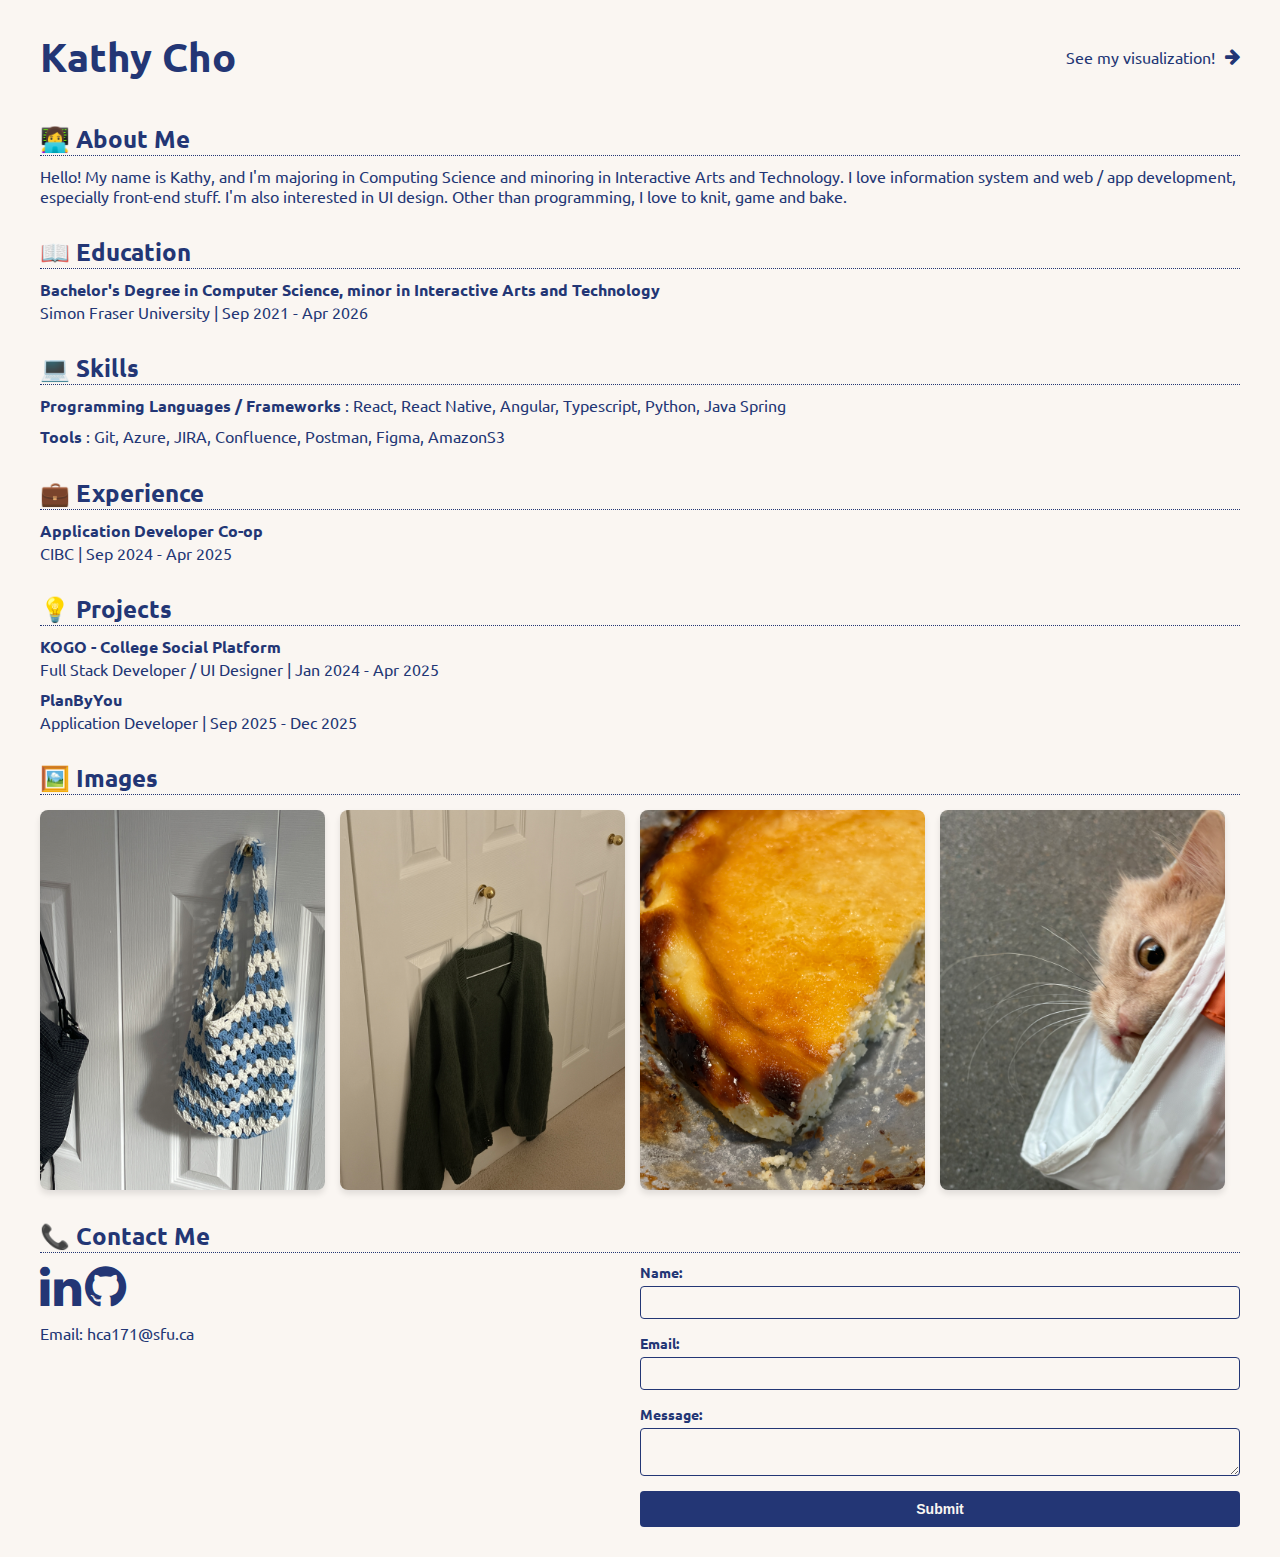
<file: index.html>
<!DOCTYPE html>
<html lang="en">
<head>
    <meta charset="UTF-8">
    <meta name="viewport" content="width=device-width, initial-scale=1.0">
    <title>Kathy's Webpage</title>

    <!-- Stylesheet -->
    <link rel="stylesheet" href="styles.css" />
    <link rel="stylesheet" href="https://cdnjs.cloudflare.com/ajax/libs/font-awesome/4.7.0/css/font-awesome.min.css">
    <!-- Font -->
    <link rel="preconnect" href="https://fonts.googleapis.com">
    <link rel="preconnect" href="https://fonts.gstatic.com" crossorigin>
    <link href="https://fonts.googleapis.com/css2?family=Nunito:ital,wght@0,200..1000;1,200..1000&family=Ubuntu:ital,wght@0,300;0,400;0,500;0,700;1,300;1,400;1,500;1,700&display=swap" rel="stylesheet">
</head>
<body>
    <div id="title-section">
        <h1 id="title">Kathy Cho</h1>
        <a href="visualizations.html" class="visualization-link">
            <p>See my visualization!</p>
            <i class="fa fa-arrow-right" style="font-size: 18px"></i>
        </a>
    </div>
    <div class="section intro-section">
        <h2>👩‍💻 About Me</h2>
        <p>Hello! My name is Kathy, and I'm majoring in Computing Science and minoring in Interactive Arts and Technology. 
            I love information system and web / app development, especially front-end stuff. I'm also interested in UI design. Other than programming, I love to knit, game and bake.</p>
    </div>
    <div class="section education-section">
        <h2>📖 Education</h2>
        <ul class="list">
            <li class="list-item">
                <div>
                    <p class="item-title">Bachelor's Degree in Computer Science, minor in Interactive Arts and Technology</p>
                    <p>Simon Fraser University  |  Sep 2021 - Apr 2026</p>
                </div>
            </li>
        </ul>
    </div>
    <div class="section skills-section">
        <h2>💻 Skills</h2>
        <ul class="list">
            <li class="list-item"><b>Programming Languages / Frameworks</b> : React, React Native, Angular, Typescript, Python, Java Spring</li>
            <li class="list-item"><b>Tools</b> : Git, Azure, JIRA, Confluence, Postman, Figma, AmazonS3</li>
        </ul>
    </div>
    <div class="section experience-section">
        <h2>💼 Experience</h2>
        <ul class="list">
            <li class="list-item">
                <div>
                    <p class="item-title">Application Developer Co-op</p>
                    <p>CIBC  |  Sep 2024 - Apr 2025</p>
                </div>
            </li>
        </ul>
    </div>
    <div class="section projects-section">
        <h2>💡 Projects</h2>
        <ul class="list">
            <li class="list-item">
                <div>
                    <p class="item-title">KOGO - College Social Platform</p>
                    <p>Full Stack Developer / UI Designer  |  Jan 2024 - Apr 2025</p>
                </div>
            </li>
            <li class="list-item">
                <div>
                    <p class="item-title">PlanByYou</p>
                    <p>Application Developer  |  Sep 2025 - Dec 2025</p>
                </div>
            </li>
        </ul>
    </div>
    <div class="section images-section">
        <h2>🖼️ Images</h2>
        <div class="images-container">
            <img src="assets/IMG_4873.JPG" alt="bag" class="image-item">
            <img src="assets/IMG_5341.JPG" alt="green cardigan" class="image-item">
            <img src="assets/IMG_5416.JPG" alt="cheese cake" class="image-item">
            <img src="assets/IMG_5728.JPG" alt="cat" class="image-item">
        </div>
    </div>
    <div class="section contact-section">
        <h2>📞 Contact Me</h2>
        <div class="contact-content">
            <div class="contact-text">
                <div>
                    <a href="https://www.linkedin.com/in/kathy-cho-bb6332280/" aria-label="linkedin address"><i class="fa fa-linkedin" style="font-size:48px"></i></a>
                    <a href="https://github.com/orkr3426" aria-label="github link"><i class="fa fa-github" style="font-size:48px"></i></a>
                </div>
                <p>Email: hca171@sfu.ca</p>
            </div>
            <form name="contactForm" onsubmit="return validateForm()">
                <label for="name">Name:</label>
                <input type="text" id="name" name="name">
                <label for="email">Email:</label>
                <input type="email" id="email" name="email">
                <label for="message">Message:</label>
                <textarea id="message" name="message"></textarea>
                <button type="submit">Submit</button>
            </form>
        </div>
    </div>
    <script src="main.js" type="text/javascript"></script>
</body>
</html>
</file>
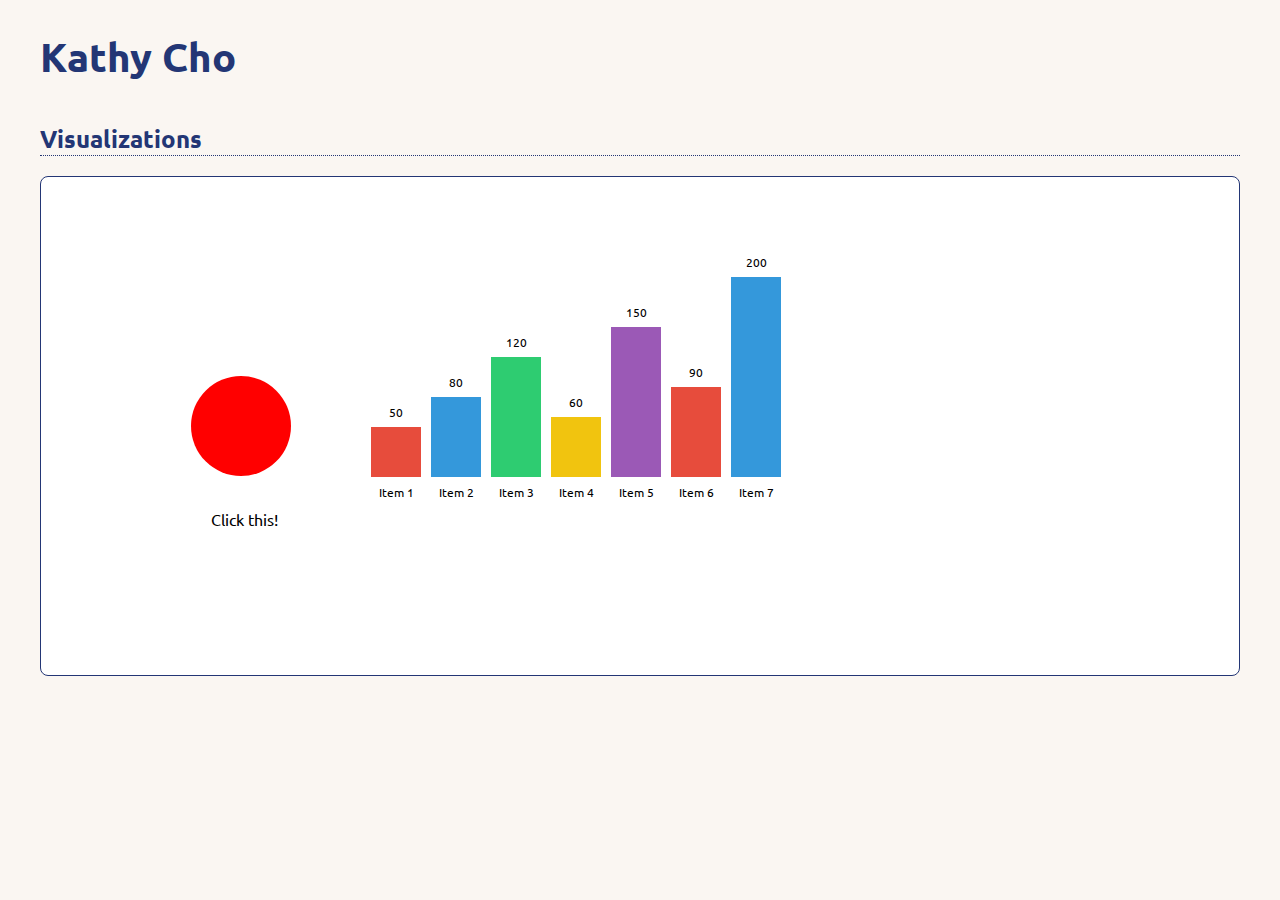
<file: visualizations.html>
<!DOCTYPE html>
<html lang="en">
<head>
    <meta charset="UTF-8">
    <meta name="viewport" content="width=device-width, initial-scale=1.0">

    <!-- Stylesheet -->
    <link rel="stylesheet" href="styles.css" />
    <link rel="stylesheet" href="https://cdnjs.cloudflare.com/ajax/libs/font-awesome/4.7.0/css/font-awesome.min.css">
    <!-- Font -->
    <link rel="preconnect" href="https://fonts.googleapis.com">
    <link rel="preconnect" href="https://fonts.gstatic.com" crossorigin>
    <link href="https://fonts.googleapis.com/css2?family=Nunito:ital,wght@0,200..1000;1,200..1000&family=Ubuntu:ital,wght@0,300;0,400;0,500;0,700;1,300;1,400;1,500;1,700&display=swap" rel="stylesheet">

    <title>Visualizations</title>
</head>
<body>
    <div id="title-section">
        <h1 id="title"><a href="index.html">Kathy Cho</a></h1>
    </div>

    <div class="section visualization-section">
        <h2>Visualizations</h2>
        <div id="visualization-container">
            <svg width="400" height="400">
                <circle cx="200" cy="200" r="50" fill="red" id="circle"></circle>
            </svg>
        </div>
    </div>
    <script src="vis.js"></script>
</body>
</html>
</file>
<file: styles.css>
* {
    box-sizing: border-box;
    padding: 0;
    margin: 0;
}

body {
    background-color: #faf6f2;
    color: #233675;
    font-family: "Ubuntu", sans-serif;
    margin-top: 30px;
    margin-left: 40px;
    margin-right: 40px;
}

a {
    text-decoration: none;
    color: #233675;
}

#title {
    font-weight: 800;
    font-size: 40px;
    margin-bottom: 0;
    margin-top: 0;
}

#title:hover {
    text-decoration: underline;
}

.visualization-link {
    display: inline-flex;
    align-items: center;
    gap: 10px;
}

.visualization-link p:hover {
    text-decoration: underline;
}

#title-section {
    display: inline-flex;
    width: 100%;
    align-items: center;
    justify-content: space-between;
    margin-bottom: 40px;
}

.section {
    margin-bottom: 30px;
}

.section h2 {
    margin-top: 0;
    margin-bottom: 10px;
    border-bottom: 1px dotted #233675;
}

.section p, .section h4 {
    margin-top: 2px;
    margin-bottom: 2px;
}

.section ul li {
    list-style-type: none;
}

.contact-content {
    display: flex;
    flex-direction: row;
    justify-content: space-between;
}

.contact-text {
    width: 50%;
    display: flex;
    flex-direction: column;
    gap: 10px;
}

.list-item {
    margin-bottom: 10px;
}

.item-title {
    font-size: 16px;
    font-weight: 600;
}

.images-container {
    display: flex;
    flex-wrap: wrap;
    gap: 15px;
    margin-top: 15px;
}

.image-item {
    width: calc(25% - 15px);
    border-radius: 8px;
    box-shadow: 0 4px 6px rgba(0, 0, 0, 0.1);
}

form {
    width: 50%;
    display: flex;
    flex-direction: column;
    align-items: center;
}

form label {
    width: 100%;
    margin-bottom: 5px;
    font-size: 14px;
    font-weight: 600;
}

form input,
form textarea {
    width: 100%;
    margin-bottom: 15px;
    padding: 8px;
    border: 1px solid #233675;
    border-radius: 4px;
    background-color: transparent;
}

form button {
    width: 100%;
    background-color: #233675;
    color: #faf6f2;
    border: none;
    padding: 10px;
    border-radius: 4px;
    cursor: pointer;
    font-size: 14px;
    font-weight: 600;
}

#visualization-container {
    width: 100%;
    height: 500px;
    margin-top: 20px;
    border: 1px solid #233675;
    border-radius: 8px;
    background-color: #ffffff;
    display: flex;
    justify-content: center;
    align-items: center;
}
</file>
